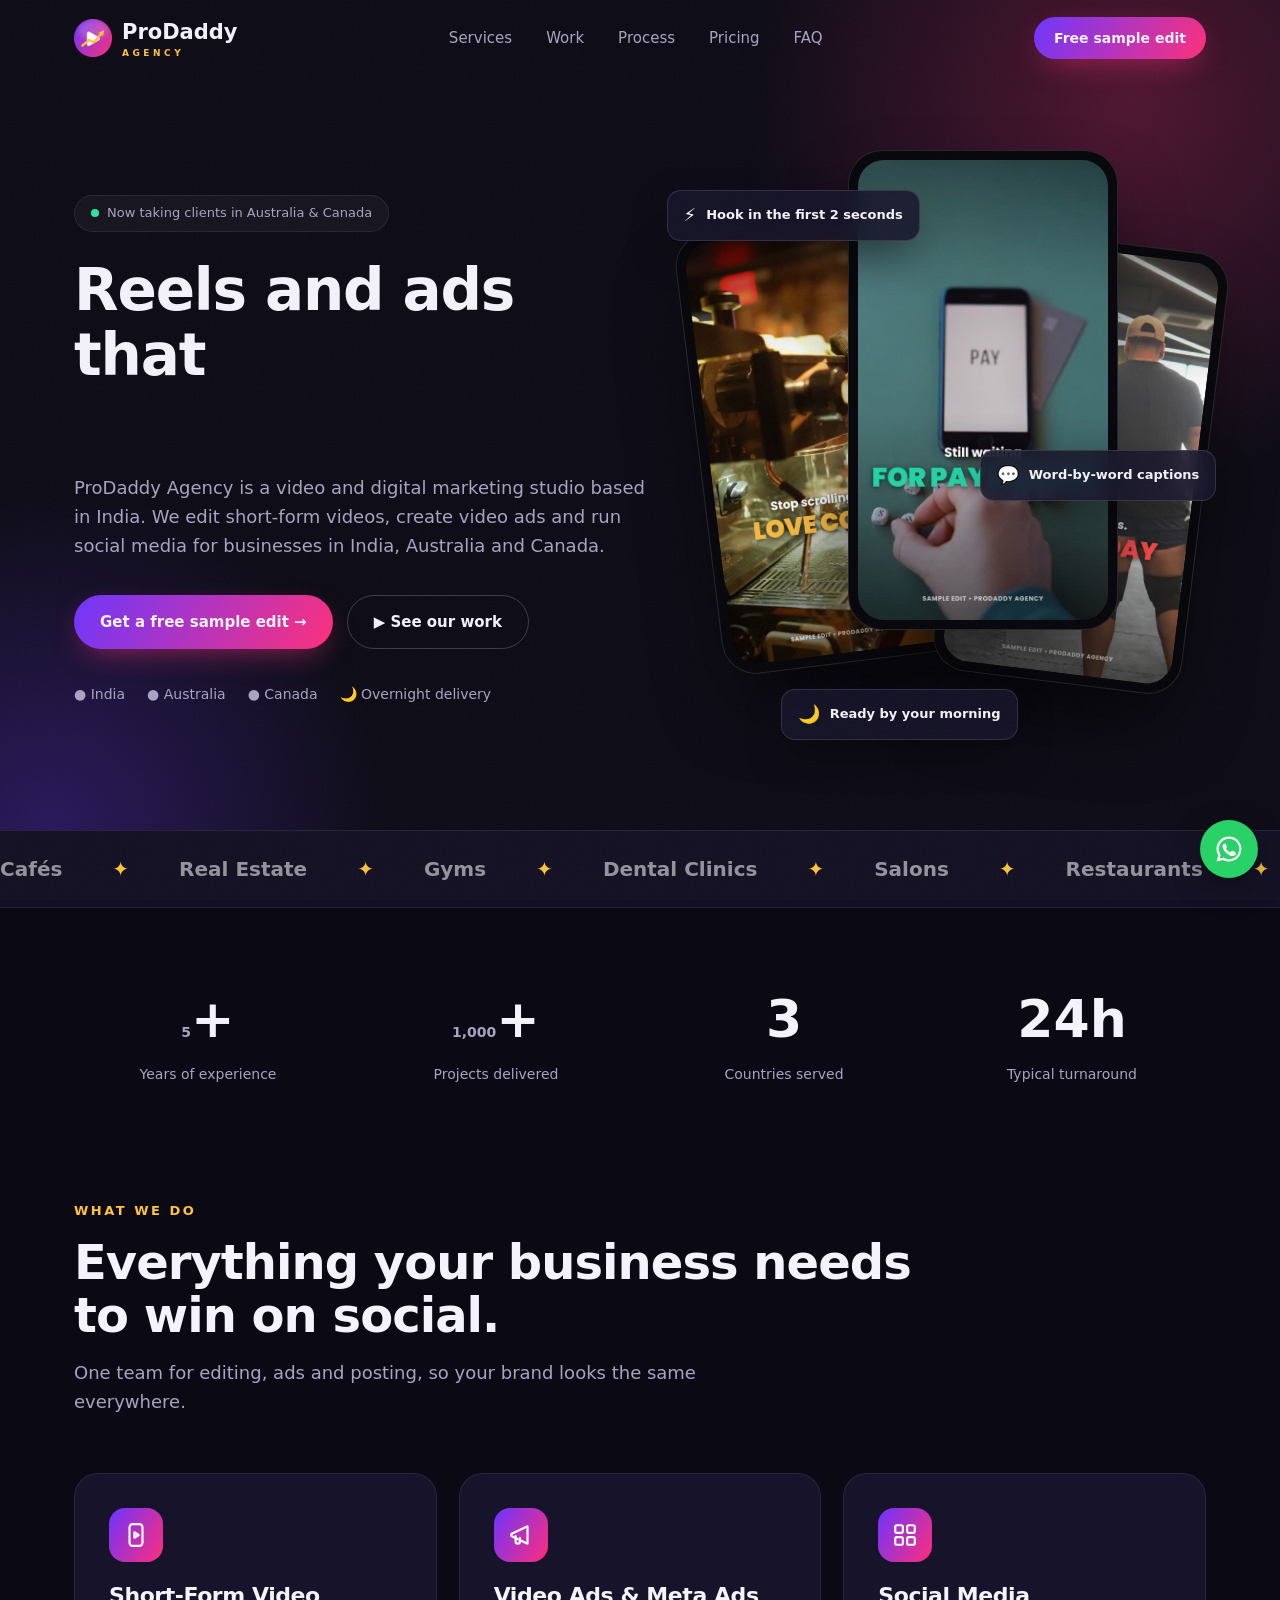
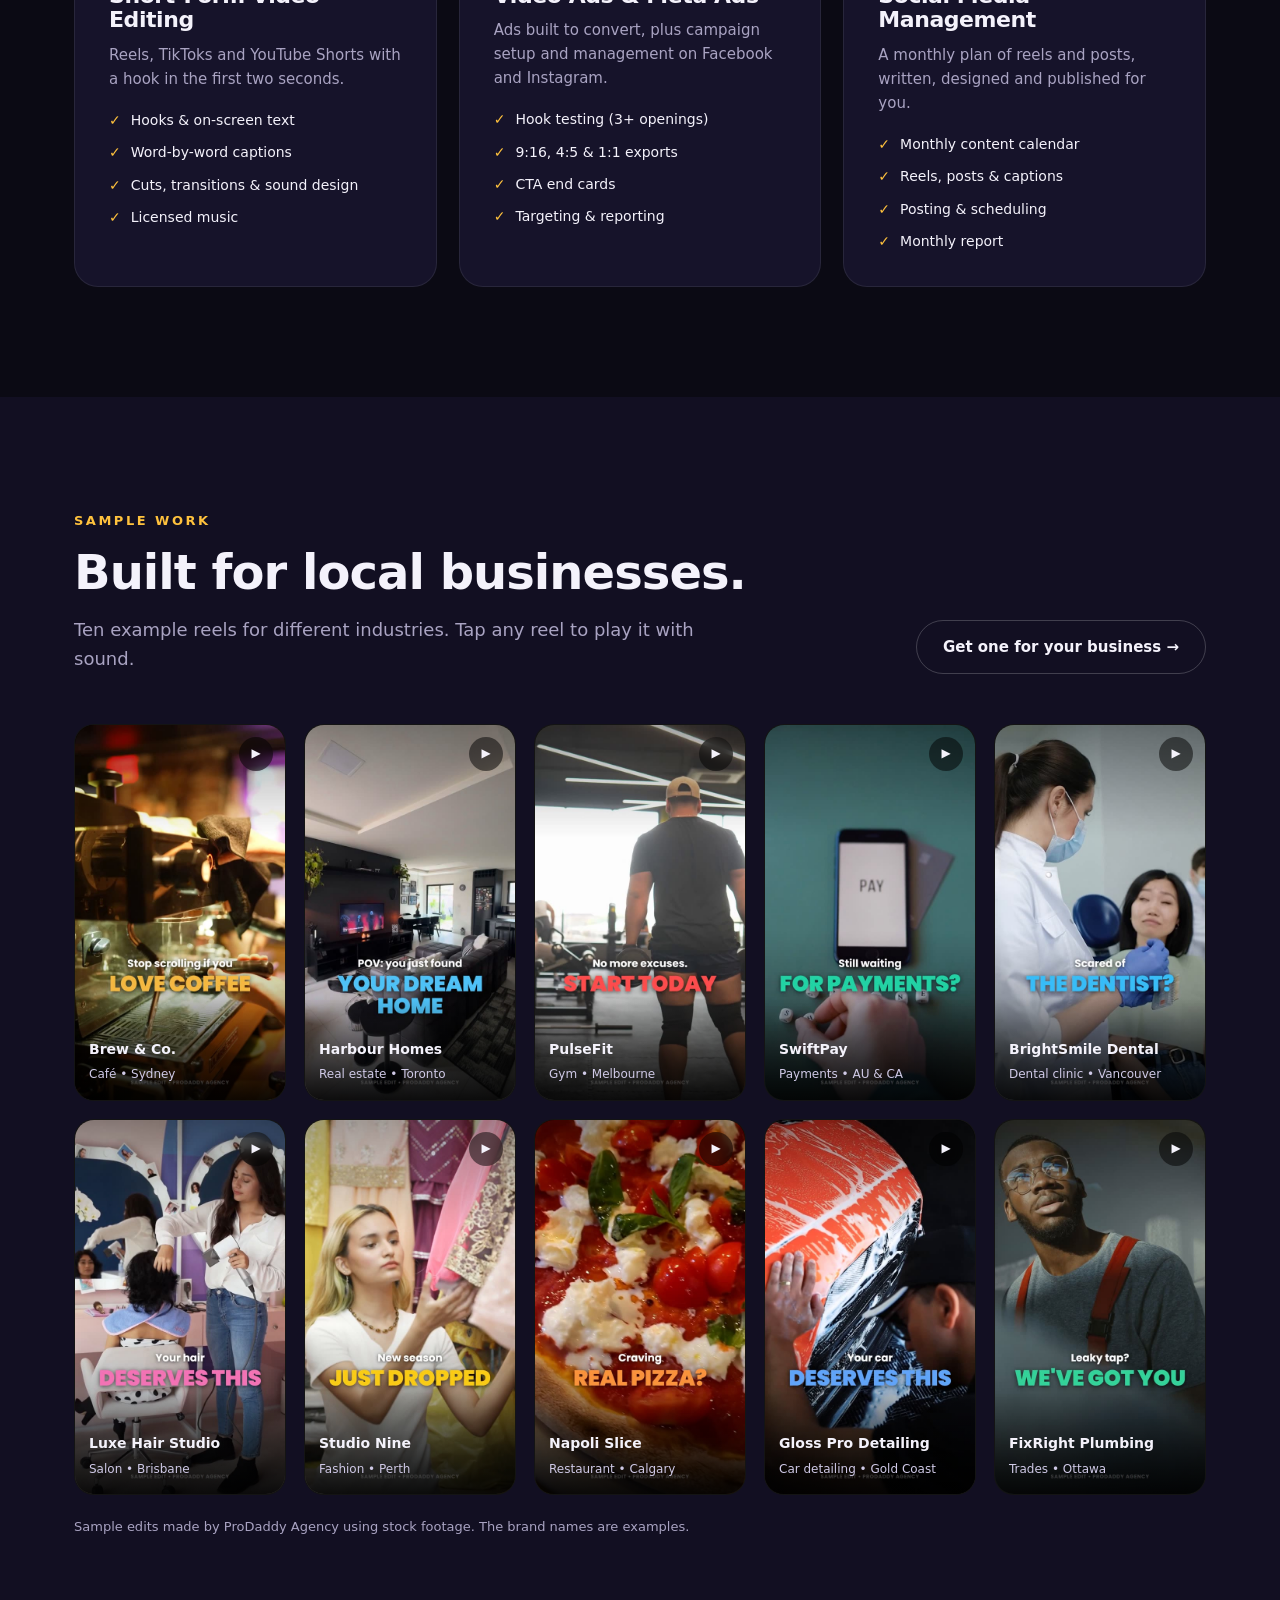
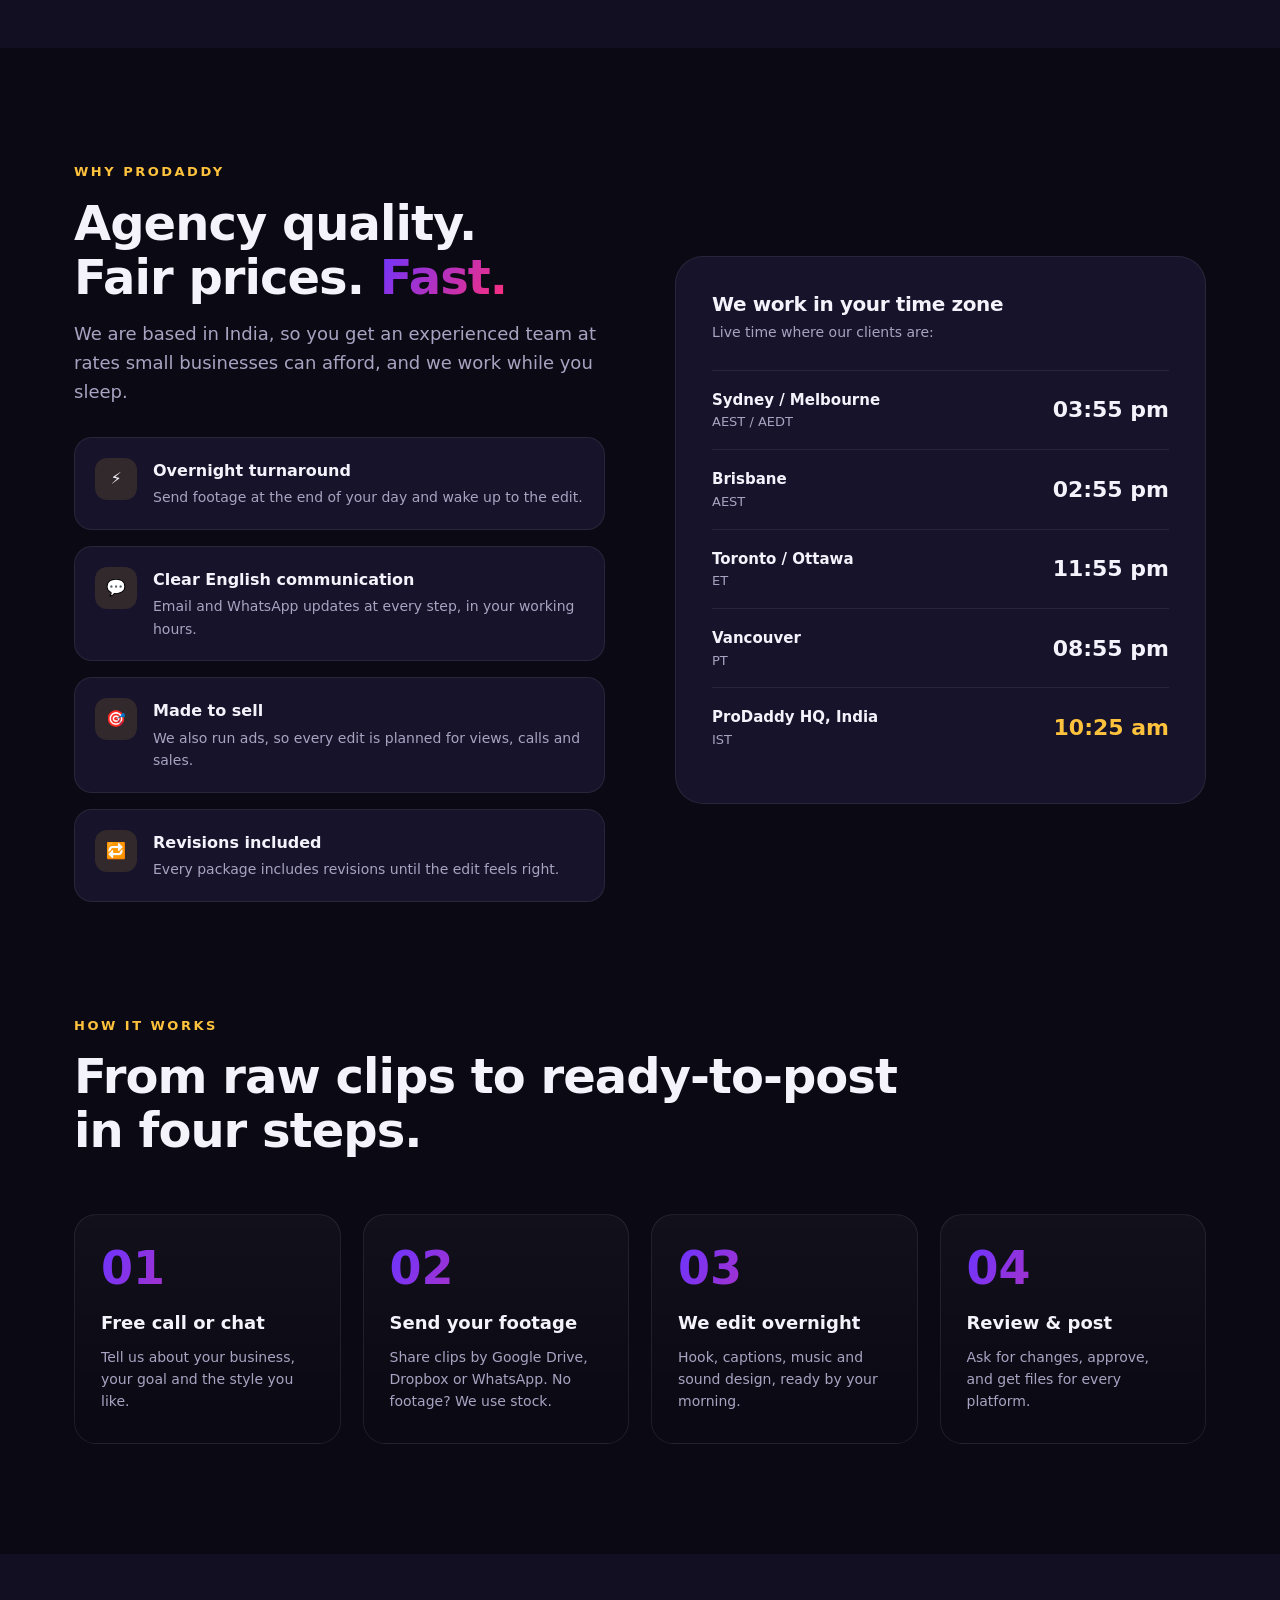
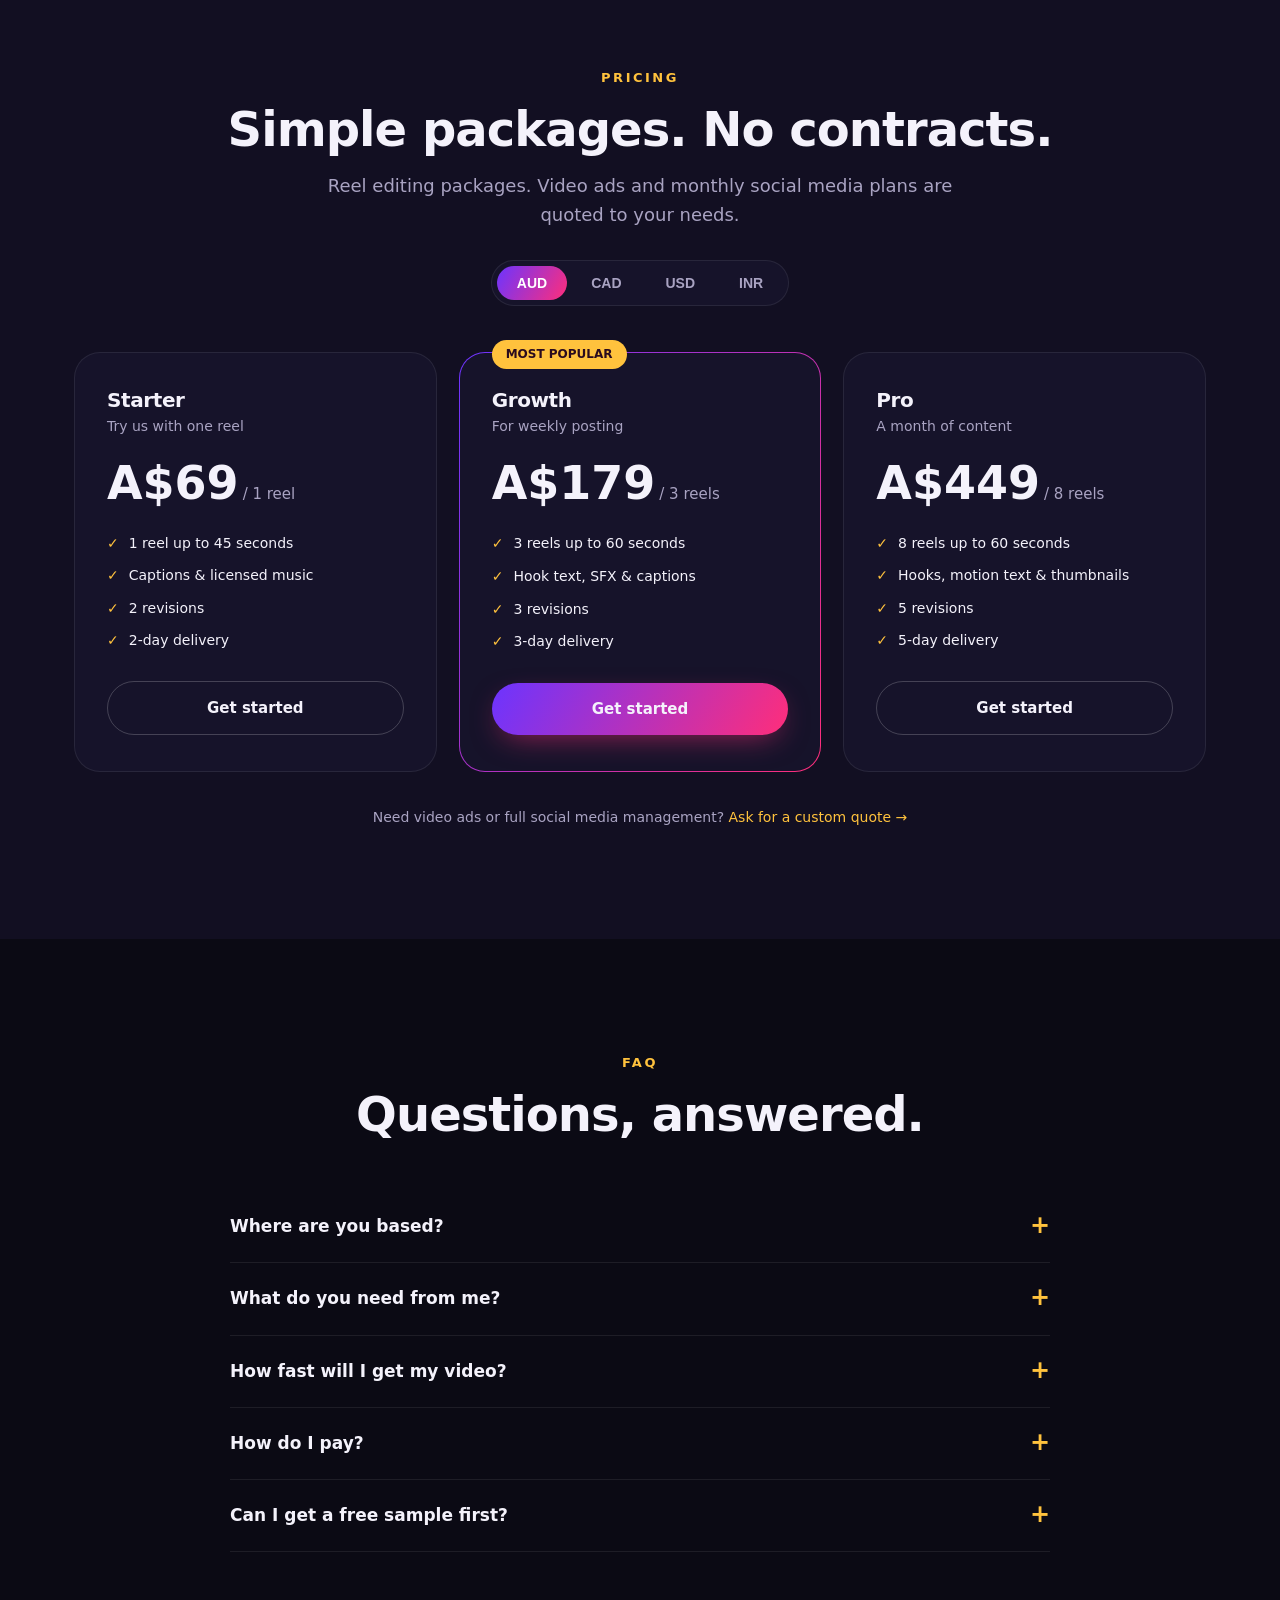
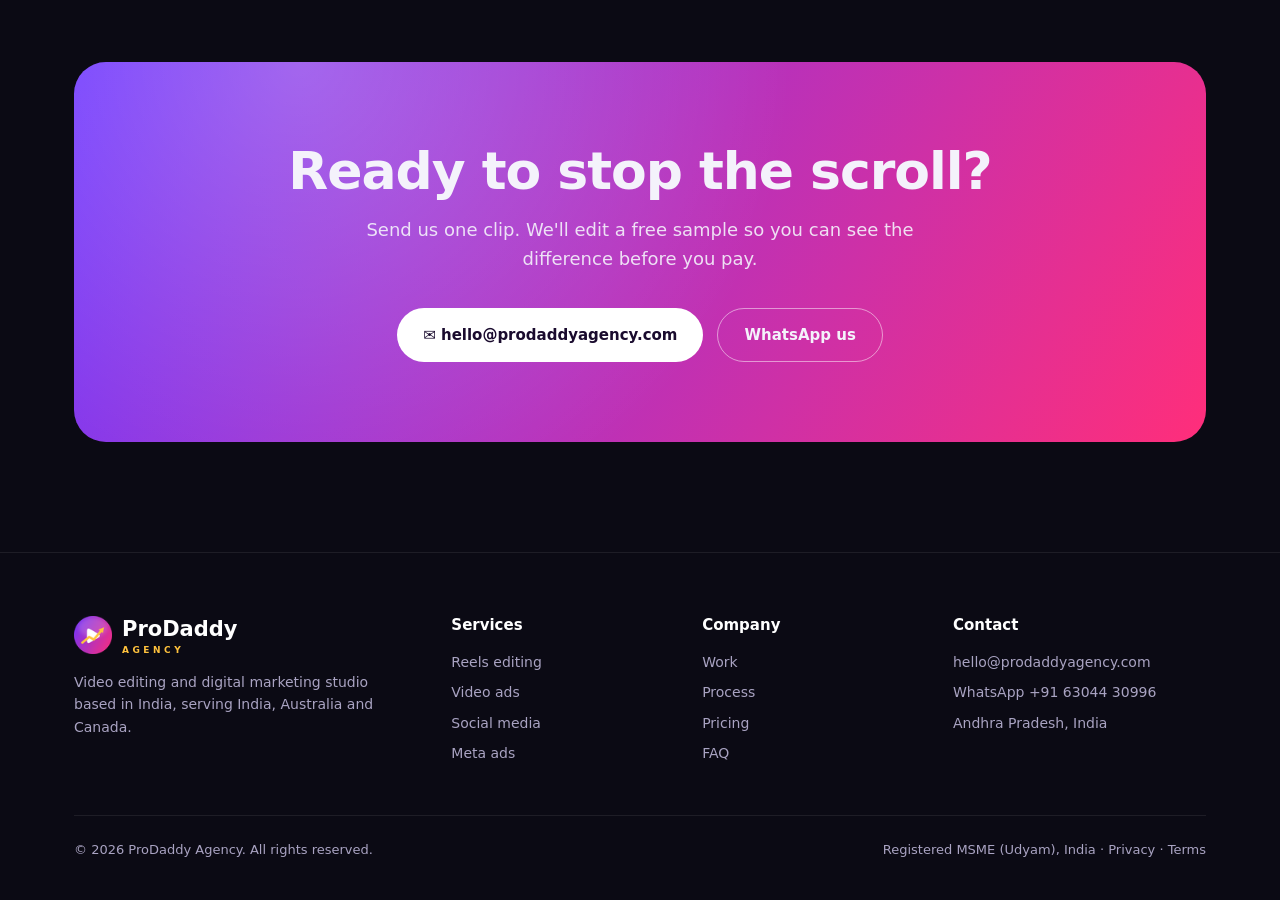
<file: index.html>
<!doctype html>
<!--
  ProDaddy Agency – home page
  Files used by this page:
    css/style.css   → all colours, layout and design
    js/main.js      → animations, sample reels list, prices
    assets/images/  → logo, favicon, social share image
    assets/work/    → sample reel videos (.mp4) and their cover images (.jpg)
  Each section below starts with a comment that says what it is.
-->
<html lang="en">
<head>
  <meta charset="utf-8">
  <meta name="viewport" content="width=device-width, initial-scale=1">
  <!-- Security: the browser may only load files from this site and Google Fonts.
       This blocks injected scripts and stops other sites from loading code into our pages. -->
  <meta http-equiv="Content-Security-Policy" content="default-src 'self'; script-src 'self'; style-src 'self' 'unsafe-inline' https://fonts.googleapis.com; font-src https://fonts.gstatic.com; img-src 'self' data:; media-src 'self'; connect-src 'self'; base-uri 'self'; form-action 'self'; object-src 'none'">
  <!-- Privacy: when a visitor clicks a link to another site, only our domain name is shared, never the full page address -->
  <meta name="referrer" content="strict-origin-when-cross-origin">
  <!-- ===================== SEO (how Google shows this page) =====================
       title       → the blue headline in Google results (keep under ~60 characters)
       description → the grey text under it (keep under ~155 characters)
       canonical   → tells Google the one official address of this page -->
  <title>Reels Editing & Video Ads Agency | ProDaddy Agency</title>
  <meta name="description" content="Scroll-stopping Reels, TikToks, YouTube Shorts and Meta video ads for businesses in Australia, Canada and India. Overnight delivery. Get a free sample edit.">
  <link rel="canonical" href="https://prodaddyagency.com/">
  <meta name="robots" content="index, follow, max-image-preview:large">
  <meta name="theme-color" content="#0b0a14">

  <!-- How the link looks when shared on WhatsApp, Facebook, LinkedIn, X (images need the full https address) -->
  <meta property="og:type" content="website">
  <meta property="og:site_name" content="ProDaddy Agency">
  <meta property="og:url" content="https://prodaddyagency.com/">
  <meta property="og:title" content="ProDaddy Agency | Scroll-stopping Reels & Video Ads">
  <meta property="og:description" content="Short-form video editing, video ads and social media management for businesses in Australia, Canada and India. Free sample edit.">
  <meta property="og:image" content="https://prodaddyagency.com/assets/images/og.jpg">
  <meta property="og:locale" content="en_AU">
  <meta name="twitter:card" content="summary_large_image">

  <!-- Business details for Google (structured data). Google reads this to show our name, logo,
       contact details, services and FAQ answers in search. It is information only, not a script. -->
  <script type="application/ld+json">
  {
    "@context": "https://schema.org",
    "@graph": [
      {
        "@type": "ProfessionalService",
        "@id": "https://prodaddyagency.com/#business",
        "name": "ProDaddy Agency",
        "url": "https://prodaddyagency.com/",
        "logo": "https://prodaddyagency.com/assets/images/logo.png",
        "image": "https://prodaddyagency.com/assets/images/og.jpg",
        "description": "India-based video editing and digital marketing agency. Reels, TikToks, YouTube Shorts, Meta video ads and social media management for businesses in India, Australia and Canada.",
        "email": "hello@prodaddyagency.com",
        "telephone": "+91-6304430996",
        "priceRange": "$$",
        "foundingDate": "2025",
        "address": { "@type": "PostalAddress", "addressRegion": "Andhra Pradesh", "addressCountry": "IN" },
        "areaServed": [
          { "@type": "Country", "name": "Australia" },
          { "@type": "Country", "name": "Canada" },
          { "@type": "Country", "name": "India" }
        ],
        "knowsAbout": ["Short-form video editing", "Instagram Reels", "TikTok videos", "YouTube Shorts", "Video ads", "Meta ads", "Social media management"],
        "hasOfferCatalog": {
          "@type": "OfferCatalog",
          "name": "Video and marketing services",
          "itemListElement": [
            { "@type": "Offer", "itemOffered": { "@type": "Service", "name": "Reels, TikTok and YouTube Shorts editing" } },
            { "@type": "Offer", "itemOffered": { "@type": "Service", "name": "Video ads and Meta ads management" } },
            { "@type": "Offer", "itemOffered": { "@type": "Service", "name": "Social media management" } }
          ]
        },
        "sameAs": ["https://www.facebook.com/profile.php?id=61596355838595"]
      },
      {
        "@type": "WebSite",
        "@id": "https://prodaddyagency.com/#website",
        "url": "https://prodaddyagency.com/",
        "name": "ProDaddy Agency",
        "publisher": { "@id": "https://prodaddyagency.com/#business" }
      },
      {
        "@type": "FAQPage",
        "mainEntity": [
          { "@type": "Question", "name": "Where are you based?", "acceptedAnswer": { "@type": "Answer", "text": "ProDaddy Agency is based in Andhra Pradesh, India. We work with businesses in India, Australia and Canada, fully online." } },
          { "@type": "Question", "name": "What do you need from me?", "acceptedAnswer": { "@type": "Answer", "text": "Your raw clips (phone footage is fine), your logo and brand colours, and any example video you like. We can also use licensed stock footage." } },
          { "@type": "Question", "name": "How fast will I get my video?", "acceptedAnswer": { "@type": "Answer", "text": "Most single reels are delivered within 24 to 48 hours. Because of the time difference, footage sent in your evening is usually ready by your morning." } },
          { "@type": "Question", "name": "How do I pay?", "acceptedAnswer": { "@type": "Answer", "text": "International clients can pay by card or bank transfer through our invoice, or order through our Fiverr and Upwork profiles. Indian clients can pay by UPI or bank transfer." } },
          { "@type": "Question", "name": "Can I get a free sample first?", "acceptedAnswer": { "@type": "Answer", "text": "Yes. Send us one short clip and we will edit the first 10 to 15 seconds for free, so you can see our style before you pay." } }
        ]
      }
    ]
  }
  </script>

  <link rel="icon" href="assets/images/favicon.png">
  <link rel="apple-touch-icon" href="assets/images/icon-192.png">
  <link rel="preconnect" href="https://fonts.googleapis.com">
  <link rel="preconnect" href="https://fonts.gstatic.com" crossorigin>
  <link href="https://fonts.googleapis.com/css2?family=Poppins:wght@400;500;600;700;800&display=swap" rel="stylesheet">
  <link rel="stylesheet" href="css/style.css">
</head>
<body>

<!-- ===================== NAVIGATION BAR ===================== -->
<nav class="nav" id="nav">
  <div class="container">
    <a href="#" class="logo"><img src="assets/images/favicon.png" alt=""><div>ProDaddy<small>AGENCY</small></div></a>
    <div class="nav-links">
      <a href="#services">Services</a>
      <a href="#work">Work</a>
      <a href="#process">Process</a>
      <a href="#pricing">Pricing</a>
      <a href="#faq">FAQ</a>
    </div>
    <a href="#contact" class="btn btn-primary">Free sample edit</a>
  </div>
</nav>


<!-- ===================== HERO (first screen) ===================== -->
<header class="hero">
  <div class="container">
    <div>
      <div class="status-pill"><span class="dot"></span> Now taking clients in Australia & Canada</div>
      <h1>Reels and ads that<br><span class="gradient-text rotating-word" id="rotating-word">stop the scroll</span></h1>
      <p class="lead">ProDaddy Agency is a video and digital marketing studio based in India. We edit short-form videos, create video ads and run social media for businesses in India, Australia and Canada.</p>
      <div class="button-row">
        <a href="#contact" class="btn btn-primary">Get a free sample edit →</a>
        <a href="#work" class="btn btn-outline">▶ See our work</a>
      </div>
      <div class="hero-countries"><span>● India</span><span>● Australia</span><span>● Canada</span><span>🌙 Overnight delivery</span></div>
    </div>

    <div class="phones">
      <div class="phone phone-left"><video src="assets/work/cafe.mp4" poster="assets/work/cafe.jpg" autoplay muted loop playsinline preload="metadata"></video></div>
      <div class="phone phone-center"><video src="assets/work/pay.mp4" poster="assets/work/pay.jpg" autoplay muted loop playsinline preload="metadata"></video></div>
      <div class="phone phone-right"><video src="assets/work/gym.mp4" poster="assets/work/gym.jpg" autoplay muted loop playsinline preload="metadata"></video></div>
      <div class="badge-float badge-1"><span>⚡</span> Hook in the first 2 seconds</div>
      <div class="badge-float badge-2"><span>💬</span> Word-by-word captions</div>
      <div class="badge-float badge-3"><span>🌙</span> Ready by your morning</div>
    </div>
  </div>
</header>


<!-- ===================== INDUSTRIES STRIP (scrolls by itself) ===================== -->
<!-- The list is written twice so the loop looks endless -->
<div class="marquee" aria-hidden="true">
  <div class="marquee-track">
    <span>Cafés</span><span>✦</span><span>Real Estate</span><span>✦</span><span>Gyms</span><span>✦</span><span>Dental Clinics</span><span>✦</span><span>Salons</span><span>✦</span><span>Restaurants</span><span>✦</span><span>Fashion</span><span>✦</span><span>Trades</span><span>✦</span><span>Fintech</span><span>✦</span><span>Coaches</span><span>✦</span>
    <span>Cafés</span><span>✦</span><span>Real Estate</span><span>✦</span><span>Gyms</span><span>✦</span><span>Dental Clinics</span><span>✦</span><span>Salons</span><span>✦</span><span>Restaurants</span><span>✦</span><span>Fashion</span><span>✦</span><span>Trades</span><span>✦</span><span>Fintech</span><span>✦</span><span>Coaches</span><span>✦</span>
  </div>
</div>


<!-- ===================== NUMBERS ===================== -->
<div class="stats">
  <div class="container">
    <div><b><span data-count="5">0</span>+</b><span>Years of experience</span></div>
    <div><b><span data-count="1000">0</span>+</b><span>Projects delivered</span></div>
    <div><b>3</b><span>Countries served</span></div>
    <div><b>24h</b><span>Typical turnaround</span></div>
  </div>
</div>


<!-- ===================== SERVICES ===================== -->
<section id="services">
  <div class="container">
    <span class="eyebrow">What we do</span>
    <h2>Everything your business needs<br>to win on social.</h2>
    <p class="lead">One team for editing, ads and posting, so your brand looks the same everywhere.</p>

    <div class="services-grid">
      <div class="card glow-card reveal">
        <div class="icon"><svg viewBox="0 0 24 24"><rect x="6" y="2" width="12" height="20" rx="3"/><path d="M10.5 9.5v5l4-2.5z"/></svg></div>
        <h3>Short-Form Video Editing</h3>
        <p>Reels, TikToks and YouTube Shorts with a hook in the first two seconds.</p>
        <ul class="tick-list"><li>Hooks & on-screen text</li><li>Word-by-word captions</li><li>Cuts, transitions & sound design</li><li>Licensed music</li></ul>
      </div>
      <div class="card glow-card reveal">
        <div class="icon"><svg viewBox="0 0 24 24"><path d="M3 11l15-7v16L3 13z"/><path d="M7 13v5a2 2 0 0 0 4 0v-3.5"/></svg></div>
        <h3>Video Ads & Meta Ads</h3>
        <p>Ads built to convert, plus campaign setup and management on Facebook and Instagram.</p>
        <ul class="tick-list"><li>Hook testing (3+ openings)</li><li>9:16, 4:5 & 1:1 exports</li><li>CTA end cards</li><li>Targeting & reporting</li></ul>
      </div>
      <div class="card glow-card reveal">
        <div class="icon"><svg viewBox="0 0 24 24"><rect x="3" y="3" width="7" height="7" rx="1.5"/><rect x="14" y="3" width="7" height="7" rx="1.5"/><rect x="3" y="14" width="7" height="7" rx="1.5"/><rect x="14" y="14" width="7" height="7" rx="1.5"/></svg></div>
        <h3>Social Media Management</h3>
        <p>A monthly plan of reels and posts, written, designed and published for you.</p>
        <ul class="tick-list"><li>Monthly content calendar</li><li>Reels, posts & captions</li><li>Posting & scheduling</li><li>Monthly report</li></ul>
      </div>
    </div>
  </div>
</section>


<!-- ===================== SAMPLE WORK ===================== -->
<!-- The reels are added by js/main.js (edit the SAMPLE_REELS list there) -->
<section id="work" class="section-alt">
  <div class="container">
    <div class="work-head">
      <div>
        <span class="eyebrow">Sample work</span>
        <h2>Built for local businesses.</h2>
        <p class="lead">Ten example reels for different industries. Tap any reel to play it with sound.</p>
      </div>
      <a href="#contact" class="btn btn-outline">Get one for your business →</a>
    </div>
    <div class="reels-grid" id="reels-grid"></div>
    <p class="small-note">Sample edits made by ProDaddy Agency using stock footage. The brand names are examples.</p>
  </div>
</section>


<!-- ===================== WHY US + LIVE CLOCKS ===================== -->
<section>
  <div class="container why">
    <div class="reveal">
      <span class="eyebrow">Why ProDaddy</span>
      <h2>Agency quality.<br>Fair prices. <span class="gradient-text">Fast.</span></h2>
      <p class="lead">We are based in India, so you get an experienced team at rates small businesses can afford, and we work while you sleep.</p>
      <div class="why-list">
        <div class="why-item glow-card"><i>⚡</i><div><h4>Overnight turnaround</h4><p>Send footage at the end of your day and wake up to the edit.</p></div></div>
        <div class="why-item glow-card"><i>💬</i><div><h4>Clear English communication</h4><p>Email and WhatsApp updates at every step, in your working hours.</p></div></div>
        <div class="why-item glow-card"><i>🎯</i><div><h4>Made to sell</h4><p>We also run ads, so every edit is planned for views, calls and sales.</p></div></div>
        <div class="why-item glow-card"><i>🔁</i><div><h4>Revisions included</h4><p>Every package includes revisions until the edit feels right.</p></div></div>
      </div>
    </div>

    <div class="clock-box reveal">
      <h3>We work in your time zone</h3>
      <p>Live time where our clients are:</p>
      <div class="clock-row"><div><b>Sydney / Melbourne</b><span>AEST / AEDT</span></div><em data-timezone="Australia/Sydney">--:--</em></div>
      <div class="clock-row"><div><b>Brisbane</b><span>AEST</span></div><em data-timezone="Australia/Brisbane">--:--</em></div>
      <div class="clock-row"><div><b>Toronto / Ottawa</b><span>ET</span></div><em data-timezone="America/Toronto">--:--</em></div>
      <div class="clock-row"><div><b>Vancouver</b><span>PT</span></div><em data-timezone="America/Vancouver">--:--</em></div>
      <div class="clock-row home"><div><b>ProDaddy HQ, India</b><span>IST</span></div><em data-timezone="Asia/Kolkata">--:--</em></div>
    </div>
  </div>
</section>


<!-- ===================== PROCESS (4 steps) ===================== -->
<section id="process" style="padding-top: 0">
  <div class="container">
    <span class="eyebrow">How it works</span>
    <h2>From raw clips to ready-to-post<br>in four steps.</h2>
    <div class="steps">
      <div class="step reveal"><h4>Free call or chat</h4><p>Tell us about your business, your goal and the style you like.</p></div>
      <div class="step reveal"><h4>Send your footage</h4><p>Share clips by Google Drive, Dropbox or WhatsApp. No footage? We use stock.</p></div>
      <div class="step reveal"><h4>We edit overnight</h4><p>Hook, captions, music and sound design, ready by your morning.</p></div>
      <div class="step reveal"><h4>Review & post</h4><p>Ask for changes, approve, and get files for every platform.</p></div>
    </div>
  </div>
</section>


<!-- ===================== PRICING ===================== -->
<!-- Prices are set in js/main.js (PRICES list). The numbers here are only a fallback. -->
<section id="pricing" class="section-alt">
  <div class="container">
    <div class="center">
      <span class="eyebrow">Pricing</span>
      <h2>Simple packages. No contracts.</h2>
      <p class="lead">Reel editing packages. Video ads and monthly social media plans are quoted to your needs.</p>
      <div class="currency-switch">
        <button data-currency="AUD" class="active">AUD</button>
        <button data-currency="CAD">CAD</button>
        <button data-currency="USD">USD</button>
        <button data-currency="INR">INR</button>
      </div>
    </div>

    <div class="plans">
      <div class="plan glow-card reveal">
        <h3>Starter</h3><div class="plan-sub">Try us with one reel</div>
        <div class="price" data-plan="starter">A$69<small>/ 1 reel</small></div>
        <ul class="tick-list"><li>1 reel up to 45 seconds</li><li>Captions & licensed music</li><li>2 revisions</li><li>2-day delivery</li></ul>
        <a href="#contact" class="btn btn-outline">Get started</a>
      </div>
      <div class="plan popular glow-card reveal">
        <span class="plan-badge">MOST POPULAR</span>
        <h3>Growth</h3><div class="plan-sub">For weekly posting</div>
        <div class="price" data-plan="growth">A$179<small>/ 3 reels</small></div>
        <ul class="tick-list"><li>3 reels up to 60 seconds</li><li>Hook text, SFX & captions</li><li>3 revisions</li><li>3-day delivery</li></ul>
        <a href="#contact" class="btn btn-primary">Get started</a>
      </div>
      <div class="plan glow-card reveal">
        <h3>Pro</h3><div class="plan-sub">A month of content</div>
        <div class="price" data-plan="pro">A$449<small>/ 8 reels</small></div>
        <ul class="tick-list"><li>8 reels up to 60 seconds</li><li>Hooks, motion text & thumbnails</li><li>5 revisions</li><li>5-day delivery</li></ul>
        <a href="#contact" class="btn btn-outline">Get started</a>
      </div>
    </div>
    <p class="pricing-note">Need video ads or full social media management? <a href="#contact">Ask for a custom quote →</a></p>
  </div>
</section>


<!-- ===================== FAQ ===================== -->
<section id="faq">
  <div class="container">
    <div class="center"><span class="eyebrow">FAQ</span><h2>Questions, answered.</h2></div>
    <div class="faq">
      <details><summary>Where are you based?</summary><p>ProDaddy Agency is based in Andhra Pradesh, India. We work with businesses in India, Australia and Canada, fully online.</p></details>
      <details><summary>What do you need from me?</summary><p>Your raw clips (phone footage is fine), your logo and brand colours, and any example video you like. We can also use licensed stock footage.</p></details>
      <details><summary>How fast will I get my video?</summary><p>Most single reels are delivered within 24 to 48 hours. Because of the time difference, footage sent in your evening is usually ready by your morning.</p></details>
      <details><summary>How do I pay?</summary><p>International clients can pay by card or bank transfer through our invoice, or order through our Fiverr and Upwork profiles. Indian clients can pay by UPI or bank transfer.</p></details>
      <details><summary>Can I get a free sample first?</summary><p>Yes. Send us one short clip and we will edit the first 10 to 15 seconds for free, so you can see our style before you pay.</p></details>
    </div>
  </div>
</section>


<!-- ===================== FINAL CALL-TO-ACTION ===================== -->
<section class="final-cta" id="contact">
  <div class="container">
    <div class="cta-box">
      <h2>Ready to stop the scroll?</h2>
      <p>Send us one clip. We'll edit a free sample so you can see the difference before you pay.</p>
      <div class="button-row">
        <a class="btn btn-white" href="mailto:hello@prodaddyagency.com?subject=Free%20sample%20edit">✉ hello@prodaddyagency.com</a>
        <a class="btn btn-outline" href="https://wa.me/916304430996?text=Hi%20ProDaddy%2C%20I%27d%20like%20a%20free%20sample%20edit." target="_blank" rel="noopener">WhatsApp us</a>
      </div>
    </div>
  </div>
</section>


<!-- ===================== FOOTER ===================== -->
<footer class="footer">
  <div class="container">
    <div class="footer-grid">
      <div>
        <a href="#" class="logo"><img src="assets/images/favicon.png" alt=""><div>ProDaddy<small>AGENCY</small></div></a>
        <p>Video editing and digital marketing studio based in India, serving India, Australia and Canada.</p>
      </div>
      <div><h5>Services</h5><ul><li><a href="#services">Reels editing</a></li><li><a href="#services">Video ads</a></li><li><a href="#services">Social media</a></li><li><a href="#services">Meta ads</a></li></ul></div>
      <div><h5>Company</h5><ul><li><a href="#work">Work</a></li><li><a href="#process">Process</a></li><li><a href="#pricing">Pricing</a></li><li><a href="#faq">FAQ</a></li></ul></div>
      <div><h5>Contact</h5><ul><li><a href="mailto:hello@prodaddyagency.com">hello@prodaddyagency.com</a></li><li><a href="https://wa.me/916304430996" target="_blank" rel="noopener">WhatsApp +91 63044 30996</a></li><li>Andhra Pradesh, India</li></ul></div>
    </div>
    <div class="footer-bottom">
      <span>© <span id="year"></span> ProDaddy Agency. All rights reserved.</span>
      <span>Registered MSME (Udyam), India · <a href="privacy.html">Privacy</a> · <a href="terms.html">Terms</a></span>
    </div>
  </div>
</footer>


<!-- Floating WhatsApp button (bottom right corner) -->
<a class="whatsapp-btn" href="https://wa.me/916304430996?text=Hi%20ProDaddy%2C%20I%27d%20like%20a%20free%20sample%20edit." target="_blank" rel="noopener" aria-label="Chat on WhatsApp">
  <svg viewBox="0 0 24 24"><path d="M12 2a10 10 0 0 0-8.6 15.1L2 22l5-1.3A10 10 0 1 0 12 2zm0 18.2a8.2 8.2 0 0 1-4.2-1.2l-.3-.2-3 .8.8-2.9-.2-.3A8.2 8.2 0 1 1 12 20.2zm4.5-6.1c-.2-.1-1.5-.7-1.7-.8s-.4-.1-.6.1-.7.8-.8 1-.3.2-.5.1a6.7 6.7 0 0 1-3.3-2.9c-.2-.4.2-.4.7-1.3.1-.2 0-.3 0-.4l-.8-1.8c-.2-.5-.4-.4-.6-.4h-.5a1 1 0 0 0-.7.3 3 3 0 0 0-.9 2.2 5.2 5.2 0 0 0 1.1 2.7 11.8 11.8 0 0 0 4.5 4c1.7.7 2.3.8 3.2.6a2.7 2.7 0 0 0 1.8-1.2 2.2 2.2 0 0 0 .1-1.2c0-.1-.2-.2-.5-.3z"/></svg>
</a>

<script src="js/main.js"></script>
</body>
</html>
</file>
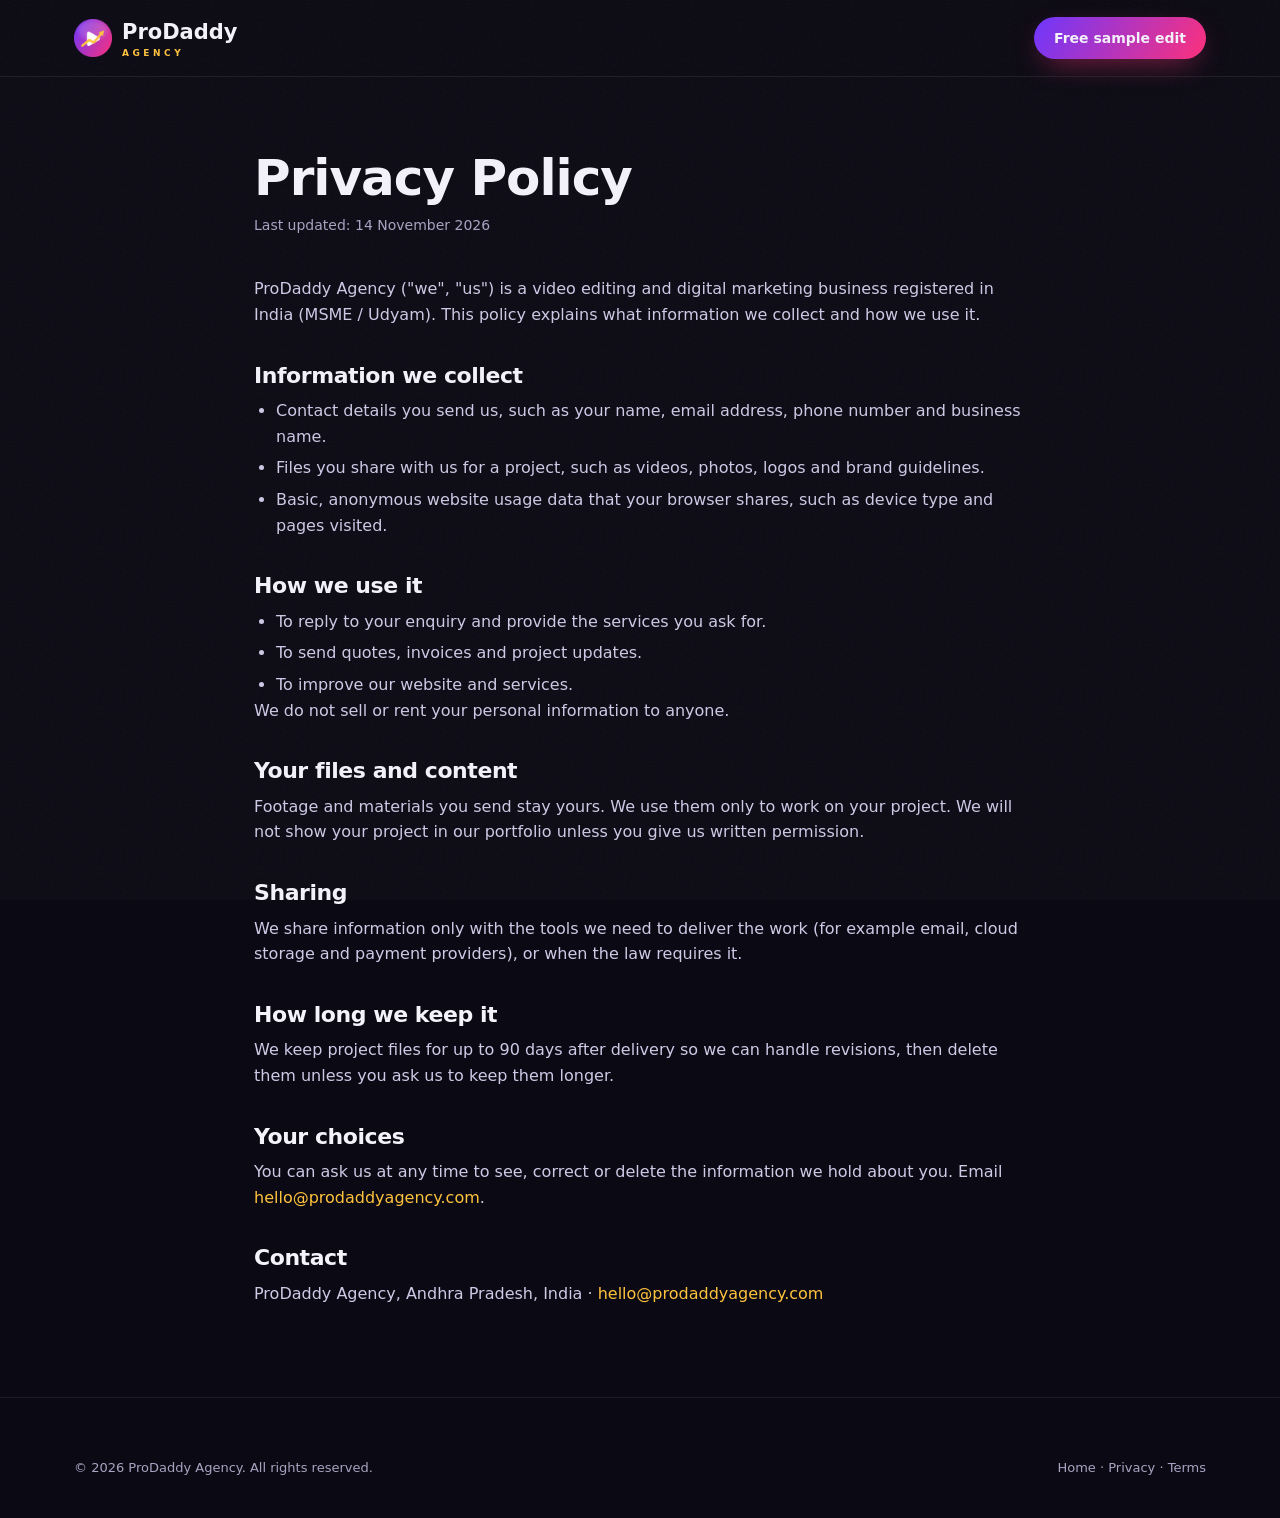
<file: privacy.html>
<!doctype html>
<!-- ProDaddy Agency – Privacy Policy page. Uses the same css/style.css as the home page. -->
<html lang="en">
<head>
  <meta charset="utf-8">
  <meta name="viewport" content="width=device-width, initial-scale=1">
  <!-- Security: the browser may only load files from this site and Google Fonts.
       This blocks injected scripts and stops other sites from loading code into our pages. -->
  <meta http-equiv="Content-Security-Policy" content="default-src 'self'; script-src 'self'; style-src 'self' 'unsafe-inline' https://fonts.googleapis.com; font-src https://fonts.gstatic.com; img-src 'self' data:; media-src 'self'; connect-src 'self'; base-uri 'self'; form-action 'self'; object-src 'none'">
  <!-- Privacy: when a visitor clicks a link to another site, only our domain name is shared, never the full page address -->
  <meta name="referrer" content="strict-origin-when-cross-origin">
  <title>Privacy Policy | ProDaddy Agency</title>
  <!-- SEO: short summary for Google and the official address of this page -->
  <meta name="description" content="How ProDaddy Agency collects, uses and protects your information.">
  <link rel="canonical" href="https://prodaddyagency.com/privacy.html">
  <link rel="icon" href="assets/images/favicon.png">
  <link href="https://fonts.googleapis.com/css2?family=Poppins:wght@400;500;600;700;800&display=swap" rel="stylesheet">
  <link rel="stylesheet" href="css/style.css">
</head>
<body>
<!-- Simple top bar with a link back home -->
<nav class="nav scrolled"><div class="container">
  <a href="index.html" class="logo"><img src="assets/images/favicon.png" alt=""><div>ProDaddy<small>AGENCY</small></div></a>
  <a href="index.html#contact" class="btn btn-primary">Free sample edit</a>
</div></nav>

<main class="legal"><div class="container">
  <h1>Privacy Policy</h1>
  <p class="updated">Last updated: 14 November 2026</p>
  <p>ProDaddy Agency ("we", "us") is a video editing and digital marketing business registered in India (MSME / Udyam). This policy explains what information we collect and how we use it.</p>

  <h2>Information we collect</h2>
  <ul>
    <li>Contact details you send us, such as your name, email address, phone number and business name.</li>
    <li>Files you share with us for a project, such as videos, photos, logos and brand guidelines.</li>
    <li>Basic, anonymous website usage data that your browser shares, such as device type and pages visited.</li>
  </ul>

  <h2>How we use it</h2>
  <ul>
    <li>To reply to your enquiry and provide the services you ask for.</li>
    <li>To send quotes, invoices and project updates.</li>
    <li>To improve our website and services.</li>
  </ul>
  <p>We do not sell or rent your personal information to anyone.</p>

  <h2>Your files and content</h2>
  <p>Footage and materials you send stay yours. We use them only to work on your project. We will not show your project in our portfolio unless you give us written permission.</p>

  <h2>Sharing</h2>
  <p>We share information only with the tools we need to deliver the work (for example email, cloud storage and payment providers), or when the law requires it.</p>

  <h2>How long we keep it</h2>
  <p>We keep project files for up to 90 days after delivery so we can handle revisions, then delete them unless you ask us to keep them longer.</p>

  <h2>Your choices</h2>
  <p>You can ask us at any time to see, correct or delete the information we hold about you. Email <a href="mailto:hello@prodaddyagency.com">hello@prodaddyagency.com</a>.</p>

  <h2>Contact</h2>
  <p>ProDaddy Agency, Andhra Pradesh, India · <a href="mailto:hello@prodaddyagency.com">hello@prodaddyagency.com</a></p>
</div></main>

<footer class="footer"><div class="container"><div class="footer-bottom" style="margin-top:0;border:0;padding:0">
  <span>© 2026 ProDaddy Agency. All rights reserved.</span>
  <span><a href="index.html">Home</a> · <a href="privacy.html">Privacy</a> · <a href="terms.html">Terms</a></span>
</div></div></footer>
</body>
</html>
</file>
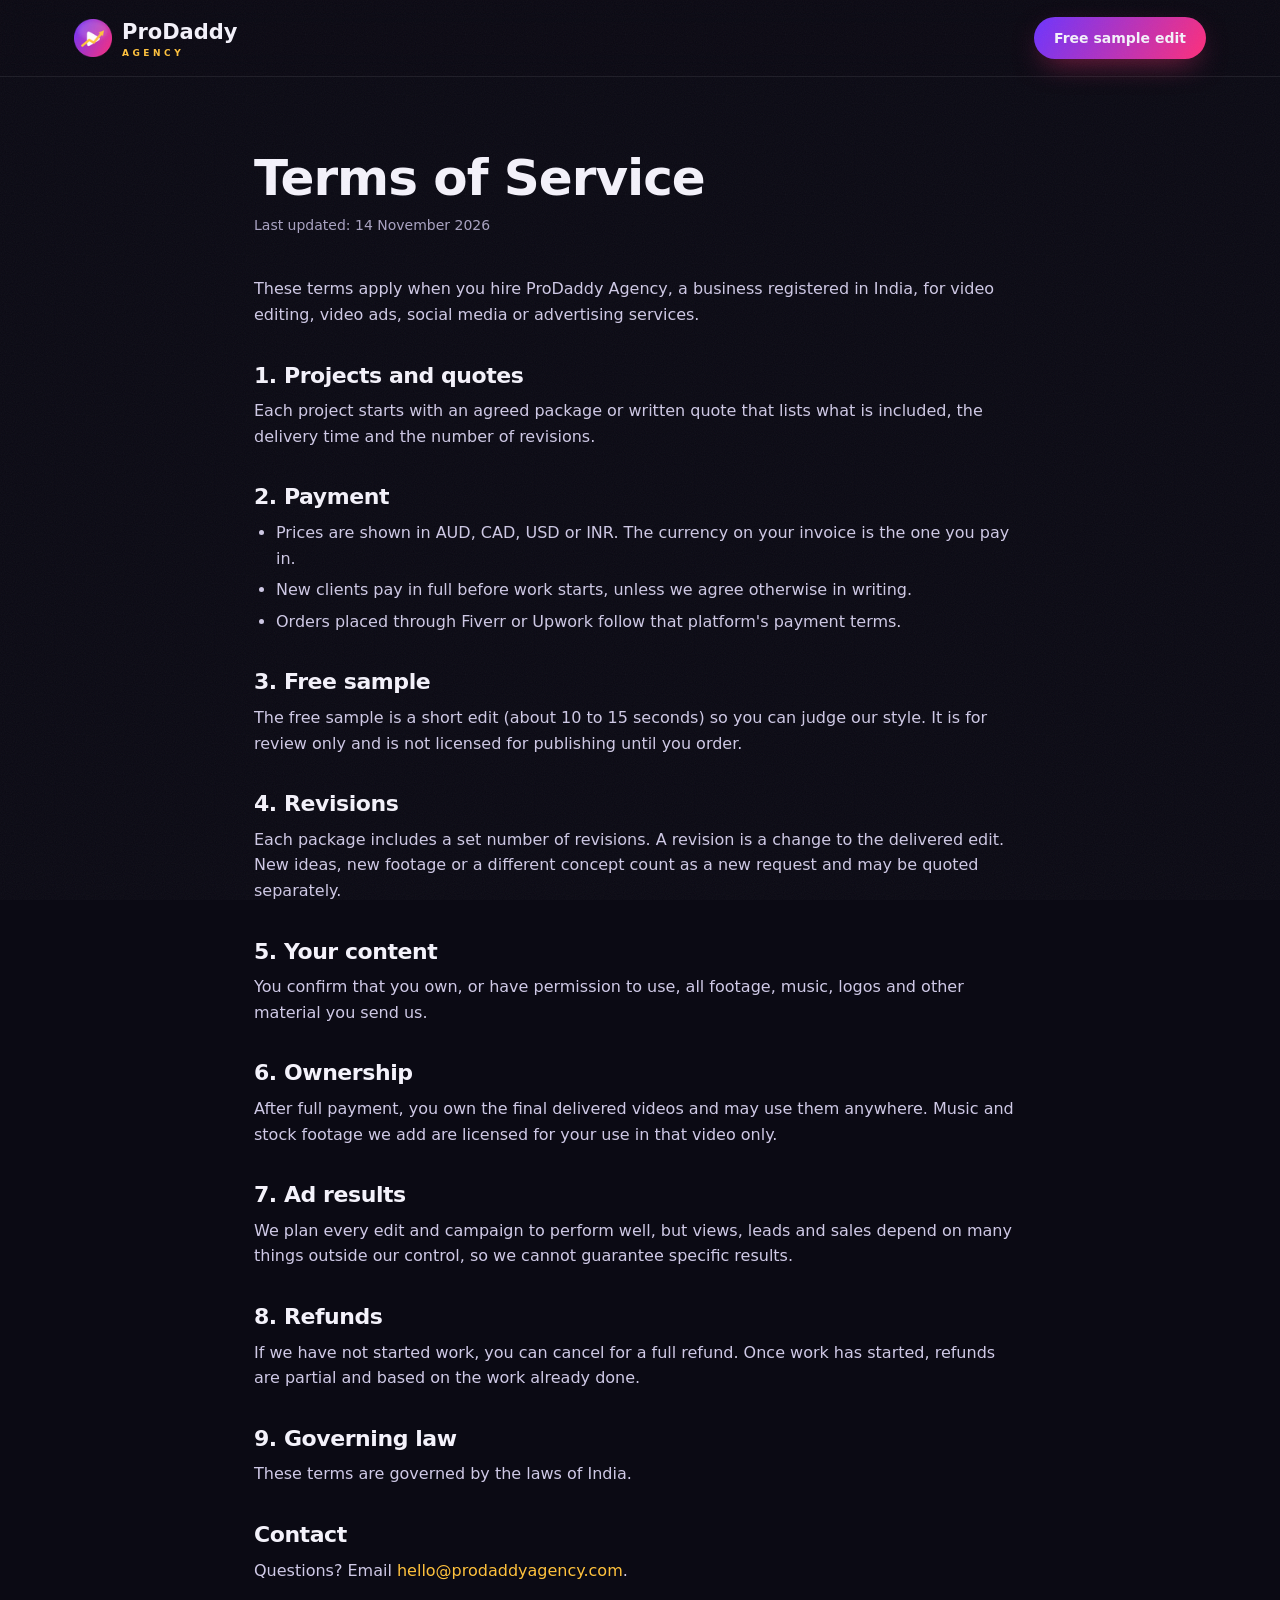
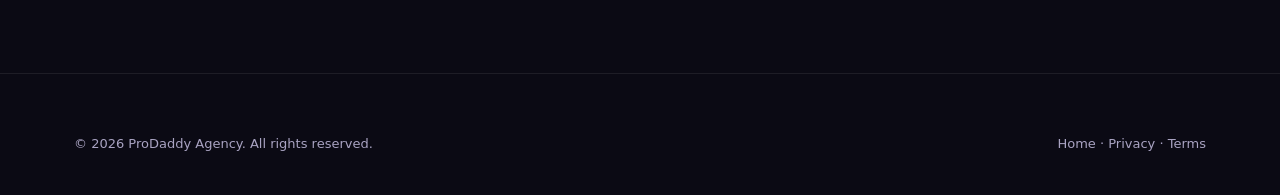
<file: terms.html>
<!doctype html>
<!-- ProDaddy Agency – Terms of Service page. Uses the same css/style.css as the home page. -->
<html lang="en">
<head>
  <meta charset="utf-8">
  <meta name="viewport" content="width=device-width, initial-scale=1">
  <!-- Security: the browser may only load files from this site and Google Fonts.
       This blocks injected scripts and stops other sites from loading code into our pages. -->
  <meta http-equiv="Content-Security-Policy" content="default-src 'self'; script-src 'self'; style-src 'self' 'unsafe-inline' https://fonts.googleapis.com; font-src https://fonts.gstatic.com; img-src 'self' data:; media-src 'self'; connect-src 'self'; base-uri 'self'; form-action 'self'; object-src 'none'">
  <!-- Privacy: when a visitor clicks a link to another site, only our domain name is shared, never the full page address -->
  <meta name="referrer" content="strict-origin-when-cross-origin">
  <title>Terms of Service | ProDaddy Agency</title>
  <!-- SEO: short summary for Google and the official address of this page -->
  <meta name="description" content="Terms for hiring ProDaddy Agency for video editing, video ads and social media services.">
  <link rel="canonical" href="https://prodaddyagency.com/terms.html">
  <link rel="icon" href="assets/images/favicon.png">
  <link href="https://fonts.googleapis.com/css2?family=Poppins:wght@400;500;600;700;800&display=swap" rel="stylesheet">
  <link rel="stylesheet" href="css/style.css">
</head>
<body>
<!-- Simple top bar with a link back home -->
<nav class="nav scrolled"><div class="container">
  <a href="index.html" class="logo"><img src="assets/images/favicon.png" alt=""><div>ProDaddy<small>AGENCY</small></div></a>
  <a href="index.html#contact" class="btn btn-primary">Free sample edit</a>
</div></nav>

<main class="legal"><div class="container">
  <h1>Terms of Service</h1>
  <p class="updated">Last updated: 14 November 2026</p>
  <p>These terms apply when you hire ProDaddy Agency, a business registered in India, for video editing, video ads, social media or advertising services.</p>

  <h2>1. Projects and quotes</h2>
  <p>Each project starts with an agreed package or written quote that lists what is included, the delivery time and the number of revisions.</p>

  <h2>2. Payment</h2>
  <ul>
    <li>Prices are shown in AUD, CAD, USD or INR. The currency on your invoice is the one you pay in.</li>
    <li>New clients pay in full before work starts, unless we agree otherwise in writing.</li>
    <li>Orders placed through Fiverr or Upwork follow that platform's payment terms.</li>
  </ul>

  <h2>3. Free sample</h2>
  <p>The free sample is a short edit (about 10 to 15 seconds) so you can judge our style. It is for review only and is not licensed for publishing until you order.</p>

  <h2>4. Revisions</h2>
  <p>Each package includes a set number of revisions. A revision is a change to the delivered edit. New ideas, new footage or a different concept count as a new request and may be quoted separately.</p>

  <h2>5. Your content</h2>
  <p>You confirm that you own, or have permission to use, all footage, music, logos and other material you send us.</p>

  <h2>6. Ownership</h2>
  <p>After full payment, you own the final delivered videos and may use them anywhere. Music and stock footage we add are licensed for your use in that video only.</p>

  <h2>7. Ad results</h2>
  <p>We plan every edit and campaign to perform well, but views, leads and sales depend on many things outside our control, so we cannot guarantee specific results.</p>

  <h2>8. Refunds</h2>
  <p>If we have not started work, you can cancel for a full refund. Once work has started, refunds are partial and based on the work already done.</p>

  <h2>9. Governing law</h2>
  <p>These terms are governed by the laws of India.</p>

  <h2>Contact</h2>
  <p>Questions? Email <a href="mailto:hello@prodaddyagency.com">hello@prodaddyagency.com</a>.</p>
</div></main>

<footer class="footer"><div class="container"><div class="footer-bottom" style="margin-top:0;border:0;padding:0">
  <span>© 2026 ProDaddy Agency. All rights reserved.</span>
  <span><a href="index.html">Home</a> · <a href="privacy.html">Privacy</a> · <a href="terms.html">Terms</a></span>
</div></div></footer>
</body>
</html>
</file>
<file: css/style.css>
/* =============================================================
   ProDaddy Agency – main stylesheet
   -------------------------------------------------------------
   How this file is organised (top to bottom):
     1. Brand colours and basic settings
     2. Reusable pieces (buttons, headings, section spacing)
     3. One block per page section, in the same order as index.html
     4. Animations
   To change a brand colour, edit it once in section 1.
   ============================================================= */


/* ---------- 1. BRAND COLOURS & BASICS ---------- */
:root {
  --bg:        #0b0a14;   /* page background (near black, violet tint) */
  --bg-alt:    #120f22;   /* background for every other section */
  --card:      #16132a;   /* cards and boxes */
  --line:      rgba(255, 255, 255, .08);  /* thin borders */
  --text:      #f4f2fb;   /* main text */
  --muted:     #a9a3c2;   /* secondary text */
  --violet:    #6c34ff;   /* brand colour 1 */
  --pink:      #ff2e7a;   /* brand colour 2 */
  --gold:      #ffc23d;   /* highlight colour */
  --gradient:  linear-gradient(120deg, var(--violet), var(--pink));
  --radius:    24px;
}

* { box-sizing: border-box; margin: 0; padding: 0; }
html { scroll-behavior: smooth; }
body {
  background: var(--bg);
  color: var(--text);
  font-family: "Poppins", system-ui, sans-serif;
  line-height: 1.6;
  -webkit-font-smoothing: antialiased;
  overflow-x: hidden;
}
a { color: inherit; text-decoration: none; }
img, video { display: block; max-width: 100%; }

/* Fine film grain over the whole page for a premium feel */
body::after {
  content: "";
  position: fixed; inset: 0; z-index: 100;
  pointer-events: none;
  opacity: .05;
  background-image: url("data:image/svg+xml,%3Csvg xmlns='http://www.w3.org/2000/svg' width='160' height='160'%3E%3Cfilter id='n'%3E%3CfeTurbulence type='fractalNoise' baseFrequency='.9' numOctaves='2'/%3E%3C/filter%3E%3Crect width='100%25' height='100%25' filter='url(%23n)'/%3E%3C/svg%3E");
}


/* ---------- 2. REUSABLE PIECES ---------- */
.container { max-width: 1180px; margin: 0 auto; padding: 0 24px; }
section { padding: 110px 0; }
.section-alt { background: var(--bg-alt); }

.eyebrow {                       /* small gold label above headings */
  display: inline-block;
  font-size: 13px; font-weight: 600;
  letter-spacing: 2.5px; text-transform: uppercase;
  color: var(--gold);
  margin-bottom: 14px;
}
h1, h2, h3 { line-height: 1.12; letter-spacing: -.02em; }
h2 { font-size: clamp(30px, 4.2vw, 48px); font-weight: 800; margin-bottom: 16px; }
.lead { color: var(--muted); font-size: 18px; max-width: 640px; }
.center { text-align: center; }
.center .lead { margin: 0 auto; }
.gradient-text {
  background: var(--gradient);
  -webkit-background-clip: text; background-clip: text;
  color: transparent;
}

.btn {
  display: inline-flex; align-items: center; justify-content: center; gap: 10px;
  padding: 14px 26px;
  border-radius: 999px;
  font-weight: 600; font-size: 15px;
  transition: transform .2s, box-shadow .2s, background .2s;
}
.btn-primary { background: var(--gradient); box-shadow: 0 10px 30px -10px rgba(255, 46, 122, .6); }
.btn-primary:hover { transform: translateY(-2px); box-shadow: 0 16px 40px -10px rgba(255, 46, 122, .75); }
.btn-outline { border: 1px solid rgba(255, 255, 255, .2); }
.btn-outline:hover { background: rgba(255, 255, 255, .06); }
.btn-white { background: #fff; color: #1a0b2e; }
.btn-white:hover { transform: translateY(-2px); }
.button-row { display: flex; gap: 14px; flex-wrap: wrap; }

/* Cards light up where the mouse is (position set by main.js) */
.glow-card { position: relative; overflow: hidden; }
.glow-card::before {
  content: "";
  position: absolute; inset: 0;
  background: radial-gradient(400px circle at var(--mx, -500px) var(--my, -500px), rgba(255, 46, 122, .13), transparent 45%);
  pointer-events: none;
  border-radius: inherit;
}


/* ---------- 3a. NAVIGATION BAR ---------- */
.nav {
  position: fixed; top: 0; left: 0; right: 0; z-index: 50;
  border-bottom: 1px solid transparent;
  transition: background .3s, border-color .3s;
}
.nav.scrolled { background: rgba(11, 10, 20, .82); backdrop-filter: blur(14px); border-color: var(--line); }
.nav .container { display: flex; align-items: center; justify-content: space-between; height: 76px; }
.logo { display: flex; align-items: center; gap: 10px; font-weight: 800; font-size: 21px; }
.logo img { width: 38px; height: 38px; }
.logo small { display: block; margin-top: -4px; font-size: 9px; font-weight: 600; letter-spacing: 3.5px; color: var(--gold); }
.nav-links { display: flex; gap: 34px; font-size: 15px; color: var(--muted); }
.nav-links a:hover { color: #fff; }
.nav .btn { padding: 10px 20px; font-size: 14px; }
@media (max-width: 860px) { .nav-links { display: none; } }


/* ---------- 3b. HERO (first screen) ---------- */
.hero { position: relative; padding: 150px 0 80px; overflow: hidden; }
.hero::before, .hero::after {    /* two soft colour glows in the background */
  content: ""; position: absolute; border-radius: 50%; pointer-events: none;
}
.hero::before { width: 900px; height: 900px; right: -300px; top: -350px; background: radial-gradient(circle, rgba(255, 46, 122, .28), transparent 60%); }
.hero::after  { width: 800px; height: 800px; left: -350px; bottom: -400px; background: radial-gradient(circle, rgba(108, 52, 255, .3), transparent 60%); }
.hero .container { position: relative; z-index: 1; display: grid; grid-template-columns: 1.05fr .95fr; gap: 40px; align-items: center; }

.status-pill {
  display: inline-flex; align-items: center; gap: 8px;
  padding: 7px 16px; margin-bottom: 26px;
  border: 1px solid var(--line); border-radius: 999px;
  background: rgba(255, 255, 255, .04);
  font-size: 13px; color: var(--muted);
}
.status-pill .dot { width: 8px; height: 8px; border-radius: 50%; background: #2ee59d; animation: pulse 2s infinite; }

.hero h1 { font-size: clamp(34px, 4.6vw, 58px); font-weight: 800; margin-bottom: 22px; }
.rotating-word { display: inline-block; white-space: nowrap; transition: opacity .35s, transform .35s; }
.rotating-word.out { opacity: 0; transform: translateY(16px); }
.hero .lead { margin-bottom: 34px; }
.hero-countries { margin-top: 34px; display: flex; gap: 22px; flex-wrap: wrap; color: var(--muted); font-size: 14px; }

/* three phones showing reels */
.phones { position: relative; height: 600px; }
.phone {
  position: absolute; width: 250px; aspect-ratio: 9 / 16;
  padding: 9px; border-radius: 34px;
  background: #05050a; border: 1px solid rgba(255, 255, 255, .12);
  box-shadow: 0 40px 80px -20px rgba(0, 0, 0, .8);
}
.phone video { width: 100%; height: 100%; object-fit: cover; border-radius: 26px; background: #111; }
.phone-left   { left: 2%; top: 70px; transform: rotate(-7deg); animation: float 7s ease-in-out infinite; }
.phone-center { left: 31%; top: 0; width: 270px; z-index: 2; animation: float 7s ease-in-out -2s infinite; }
.phone-right  { right: 0; top: 90px; transform: rotate(7deg); animation: float 7s ease-in-out -4s infinite; }

/* small labels floating next to the phones */
.badge-float {
  position: absolute; z-index: 3;
  display: flex; align-items: center; gap: 10px;
  padding: 10px 16px; border-radius: 14px;
  background: rgba(22, 19, 42, .85); backdrop-filter: blur(10px);
  border: 1px solid rgba(255, 255, 255, .12);
  font-size: 13px; font-weight: 600; white-space: nowrap;
  box-shadow: 0 16px 40px -10px rgba(0, 0, 0, .6);
}
.badge-float span { font-size: 18px; }
.badge-1 { left: -4%; top: 40px; animation: float 6s ease-in-out infinite; }
.badge-2 { right: -2%; top: 300px; animation: float 6s ease-in-out -3s infinite; }
.badge-3 { left: 18%; bottom: 10px; animation: float 6s ease-in-out -1.5s infinite; }

@media (max-width: 960px) {
  .hero .container { grid-template-columns: 1fr; }
  .phones { height: 440px; max-width: 520px; width: 100%; margin: 0 auto; }
  .phone { width: 180px; }
  .phone-center { width: 200px; left: calc(50% - 100px); }
  .badge-1 { left: 0; } .badge-2 { right: 0; top: 230px; }
}


/* ---------- 3c. INDUSTRIES STRIP (endless scrolling text) ---------- */
.marquee { border-block: 1px solid var(--line); background: var(--bg-alt); padding: 22px 0; overflow: hidden; }
.marquee-track { display: flex; gap: 50px; width: max-content; animation: scroll-left 40s linear infinite; }
.marquee-track span { font-size: 20px; font-weight: 700; color: rgba(255, 255, 255, .55); white-space: nowrap; }
.marquee-track span:nth-child(even) { color: var(--gold); }


/* ---------- 3d. NUMBERS ---------- */
.stats { padding: 70px 0 0; }
.stats .container { display: grid; grid-template-columns: repeat(4, 1fr); gap: 20px; text-align: center; }
.stats b { display: block; font-size: clamp(34px, 4.5vw, 52px); font-weight: 800; }
.stats span { color: var(--muted); font-size: 14px; }
@media (max-width: 700px) { .stats .container { grid-template-columns: repeat(2, 1fr); row-gap: 30px; } }


/* ---------- 3e. SERVICES ---------- */
.services-grid { display: grid; grid-template-columns: repeat(3, 1fr); gap: 22px; margin-top: 56px; }
.card {
  padding: 34px;
  background: var(--card); border: 1px solid var(--line); border-radius: var(--radius);
  transition: transform .25s, border-color .25s;
}
.card:hover { transform: translateY(-6px); border-color: rgba(255, 46, 122, .4); }
.icon { width: 54px; height: 54px; margin-bottom: 22px; border-radius: 16px; background: var(--gradient); display: grid; place-items: center; }
.icon svg { width: 26px; height: 26px; stroke: #fff; fill: none; stroke-width: 2; stroke-linecap: round; stroke-linejoin: round; }
.card h3 { font-size: 22px; margin-bottom: 10px; }
.card p { color: var(--muted); font-size: 15px; margin-bottom: 18px; }
.tick-list { list-style: none; display: grid; gap: 10px; font-size: 14px; }
.tick-list li::before { content: "✓"; margin-right: 10px; color: var(--gold); font-weight: 700; }
@media (max-width: 900px) { .services-grid { grid-template-columns: 1fr; } }


/* ---------- 3f. SAMPLE WORK (reels grid) ---------- */
.work-head { display: flex; justify-content: space-between; align-items: end; gap: 30px; flex-wrap: wrap; }
.reels-grid { display: grid; grid-template-columns: repeat(5, 1fr); gap: 18px; margin-top: 50px; }
.reel {
  position: relative; aspect-ratio: 9 / 16;
  border-radius: 20px; overflow: hidden; cursor: pointer;
  background: #000; border: 1px solid var(--line);
  transition: transform .3s, box-shadow .3s;
}
.reel:hover { transform: translateY(-6px); box-shadow: 0 24px 50px -16px rgba(255, 46, 122, .45); }
.reel video { width: 100%; height: 100%; object-fit: cover; }
.reel-label { position: absolute; left: 0; right: 0; bottom: 0; padding: 40px 14px 14px; background: linear-gradient(transparent, rgba(0, 0, 0, .85)); }
.reel-label b { display: block; font-size: 14px; }
.reel-label span { font-size: 12px; color: #cfc9e6; }
.reel-play { position: absolute; top: 12px; right: 12px; width: 34px; height: 34px; border-radius: 50%; display: grid; place-items: center; font-size: 12px; background: rgba(0, 0, 0, .5); backdrop-filter: blur(6px); }
.small-note { margin-top: 22px; color: var(--muted); font-size: 13px; }
@media (max-width: 1000px) { .reels-grid { grid-template-columns: repeat(3, 1fr); } }
@media (max-width: 620px)  { .reels-grid { grid-template-columns: repeat(2, 1fr); gap: 12px; } }


/* ---------- 3g. WHY US + TIME ZONE CLOCKS ---------- */
.why { display: grid; grid-template-columns: 1fr 1fr; gap: 70px; align-items: center; }
.why-list { display: grid; gap: 16px; margin-top: 30px; }
.why-item { display: flex; gap: 16px; padding: 20px; border-radius: 18px; background: var(--card); border: 1px solid var(--line); }
.why-item i { flex: none; width: 42px; height: 42px; border-radius: 12px; display: grid; place-items: center; font-style: normal; background: rgba(255, 194, 61, .12); }
.why-item h4 { font-size: 16px; margin-bottom: 3px; }
.why-item p { color: var(--muted); font-size: 14px; }
.clock-box { padding: 36px; border-radius: 28px; background: var(--card); border: 1px solid var(--line); }
.clock-box h3 { font-size: 20px; margin-bottom: 6px; }
.clock-box > p { color: var(--muted); font-size: 14px; margin-bottom: 26px; }
.clock-row { display: flex; justify-content: space-between; align-items: center; padding: 16px 0; border-top: 1px solid var(--line); }
.clock-row b { font-size: 15px; }
.clock-row span { display: block; color: var(--muted); font-size: 13px; }
.clock-row em { font-style: normal; font-size: 22px; font-weight: 700; font-variant-numeric: tabular-nums; }
.clock-row.home em { color: var(--gold); }
@media (max-width: 900px) { .why { grid-template-columns: 1fr; gap: 40px; } }


/* ---------- 3h. PROCESS (4 steps) ---------- */
.steps { display: grid; grid-template-columns: repeat(4, 1fr); gap: 22px; margin-top: 56px; counter-reset: step; }
.step { padding: 30px 26px; border-radius: 22px; border: 1px solid var(--line); background: linear-gradient(180deg, rgba(255, 255, 255, .03), transparent); }
.step::before {                  /* automatic 01, 02, 03, 04 numbers */
  counter-increment: step; content: "0" counter(step);
  display: block; margin-bottom: 18px;
  font-size: 46px; font-weight: 800; line-height: 1;
  background: var(--gradient); -webkit-background-clip: text; background-clip: text; color: transparent;
}
.step h4 { font-size: 18px; margin-bottom: 8px; }
.step p { color: var(--muted); font-size: 14px; }
@media (max-width: 900px) { .steps { grid-template-columns: 1fr 1fr; } }
@media (max-width: 560px) { .steps { grid-template-columns: 1fr; } }


/* ---------- 3i. PRICING ---------- */
.currency-switch { display: inline-flex; gap: 4px; margin-top: 30px; padding: 5px; border-radius: 999px; background: var(--card); border: 1px solid var(--line); }
.currency-switch button { border: 0; background: none; color: var(--muted); font: 600 14px "Poppins", sans-serif; padding: 9px 20px; border-radius: 999px; cursor: pointer; }
.currency-switch button.active { background: var(--gradient); color: #fff; }
.plans { display: grid; grid-template-columns: repeat(3, 1fr); gap: 22px; margin-top: 46px; }
.plan { position: relative; display: flex; flex-direction: column; padding: 36px 32px; border-radius: 26px; background: var(--card); border: 1px solid var(--line); }
/* pricing cards must not clip the "MOST POPULAR" badge that sticks out above the card */
.plan.glow-card { overflow: visible; }
.plan.popular { border-color: transparent; background: linear-gradient(var(--card), var(--card)) padding-box, var(--gradient) border-box; transform: translateY(-10px); }
.plan-badge { position: absolute; top: -13px; left: 32px; padding: 5px 14px; border-radius: 999px; background: var(--gold); color: #2a0b1e; font-size: 12px; font-weight: 700; }
.plan h3 { font-size: 20px; }
.plan-sub { margin: 4px 0 22px; color: var(--muted); font-size: 14px; }
.price { font-size: 46px; font-weight: 800; line-height: 1; }
.price small { margin-left: 4px; font-size: 15px; font-weight: 500; color: var(--muted); }
.plan .tick-list { flex: 1; margin: 26px 0 30px; }
.pricing-note { margin-top: 34px; text-align: center; color: var(--muted); font-size: 14px; }
.pricing-note a { color: var(--gold); }
@media (max-width: 900px) { .plans { grid-template-columns: 1fr; row-gap: 30px; } .plan.popular { transform: none; } }


/* ---------- 3j. FAQ ---------- */
.faq { max-width: 820px; margin: 50px auto 0; }
.faq details { padding: 22px 0; border-bottom: 1px solid var(--line); }
.faq summary { display: flex; justify-content: space-between; gap: 20px; cursor: pointer; list-style: none; font-size: 17px; font-weight: 600; }
.faq summary::-webkit-details-marker { display: none; }
.faq summary::after { content: "+"; font-size: 24px; line-height: 1; color: var(--gold); transition: transform .2s; }
.faq details[open] summary::after { transform: rotate(45deg); }
.faq details p { margin-top: 12px; color: var(--muted); font-size: 15px; }


/* ---------- 3k. FINAL CALL-TO-ACTION BOX ---------- */
.final-cta { padding: 0 0 110px; }
.cta-box { position: relative; overflow: hidden; padding: 80px 40px; border-radius: 32px; text-align: center; background: var(--gradient); }
.cta-box::before { content: ""; position: absolute; inset: 0; background: radial-gradient(circle at 20% 0, rgba(255, 255, 255, .25), transparent 50%); }
.cta-box > * { position: relative; }
.cta-box h2 { font-size: clamp(30px, 4.5vw, 52px); }
.cta-box p { max-width: 560px; margin: 0 auto 34px; font-size: 18px; opacity: .9; }
.cta-box .button-row { justify-content: center; }
.cta-box .btn-outline { border-color: rgba(255, 255, 255, .5); }


/* ---------- 3l. FOOTER ---------- */
.footer { padding: 60px 0 40px; border-top: 1px solid var(--line); color: var(--muted); font-size: 14px; }
.footer-grid { display: grid; grid-template-columns: 1.6fr 1fr 1fr 1.2fr; gap: 40px; }
.footer .logo { margin-bottom: 14px; color: #fff; }
.footer h5 { margin-bottom: 14px; color: #fff; font-size: 15px; }
.footer ul { list-style: none; display: grid; gap: 8px; }
.footer a:hover { color: #fff; }
.footer-bottom { display: flex; justify-content: space-between; flex-wrap: wrap; gap: 10px; margin-top: 50px; padding-top: 24px; border-top: 1px solid var(--line); font-size: 13px; }
@media (max-width: 800px) { .footer-grid { grid-template-columns: 1fr 1fr; } }

/* floating WhatsApp button (bottom right) */
.whatsapp-btn { position: fixed; right: 22px; bottom: 22px; z-index: 60; width: 58px; height: 58px; border-radius: 50%; display: grid; place-items: center; background: #25d366; box-shadow: 0 10px 30px rgba(0, 0, 0, .4); transition: transform .2s; }
.whatsapp-btn:hover { transform: scale(1.08); }
.whatsapp-btn svg { width: 30px; height: 30px; fill: #fff; }


/* ---------- 4. ANIMATIONS ---------- */
/* Elements with class "reveal" fade up when they scroll into view (main.js adds "visible") */
.reveal { opacity: 0; transform: translateY(30px); transition: opacity .8s, transform .8s; }
.reveal.visible { opacity: 1; transform: none; }

@keyframes float {
  0%, 100% { translate: 0 0; }
  50%      { translate: 0 -12px; }
}
@keyframes pulse {
  0%   { box-shadow: 0 0 0 0 rgba(46, 229, 157, .5); }
  100% { box-shadow: 0 0 0 10px rgba(46, 229, 157, 0); }
}
@keyframes scroll-left {
  to { transform: translateX(-50%); }
}

/* Respect visitors who turn off motion in their device settings */
@media (prefers-reduced-motion: reduce) {
  *, *::before, *::after { animation: none !important; transition: none !important; }
  .reveal { opacity: 1; transform: none; }
  html { scroll-behavior: auto; }
}


/* ---------- 5. LEGAL PAGES (privacy.html, terms.html) ---------- */
.legal { padding: 150px 0 90px; }
.legal .container { max-width: 820px; }
.legal h1 { font-size: clamp(34px, 5vw, 50px); font-weight: 800; margin-bottom: 8px; }
.legal .updated { color: var(--muted); font-size: 14px; margin-bottom: 40px; }
.legal h2 { font-size: 22px; margin: 36px 0 10px; }
.legal p, .legal li { color: #cfc9e6; font-size: 16px; }
.legal ul { padding-left: 22px; display: grid; gap: 6px; margin-top: 8px; }
.legal a { color: var(--gold); }
</file>
